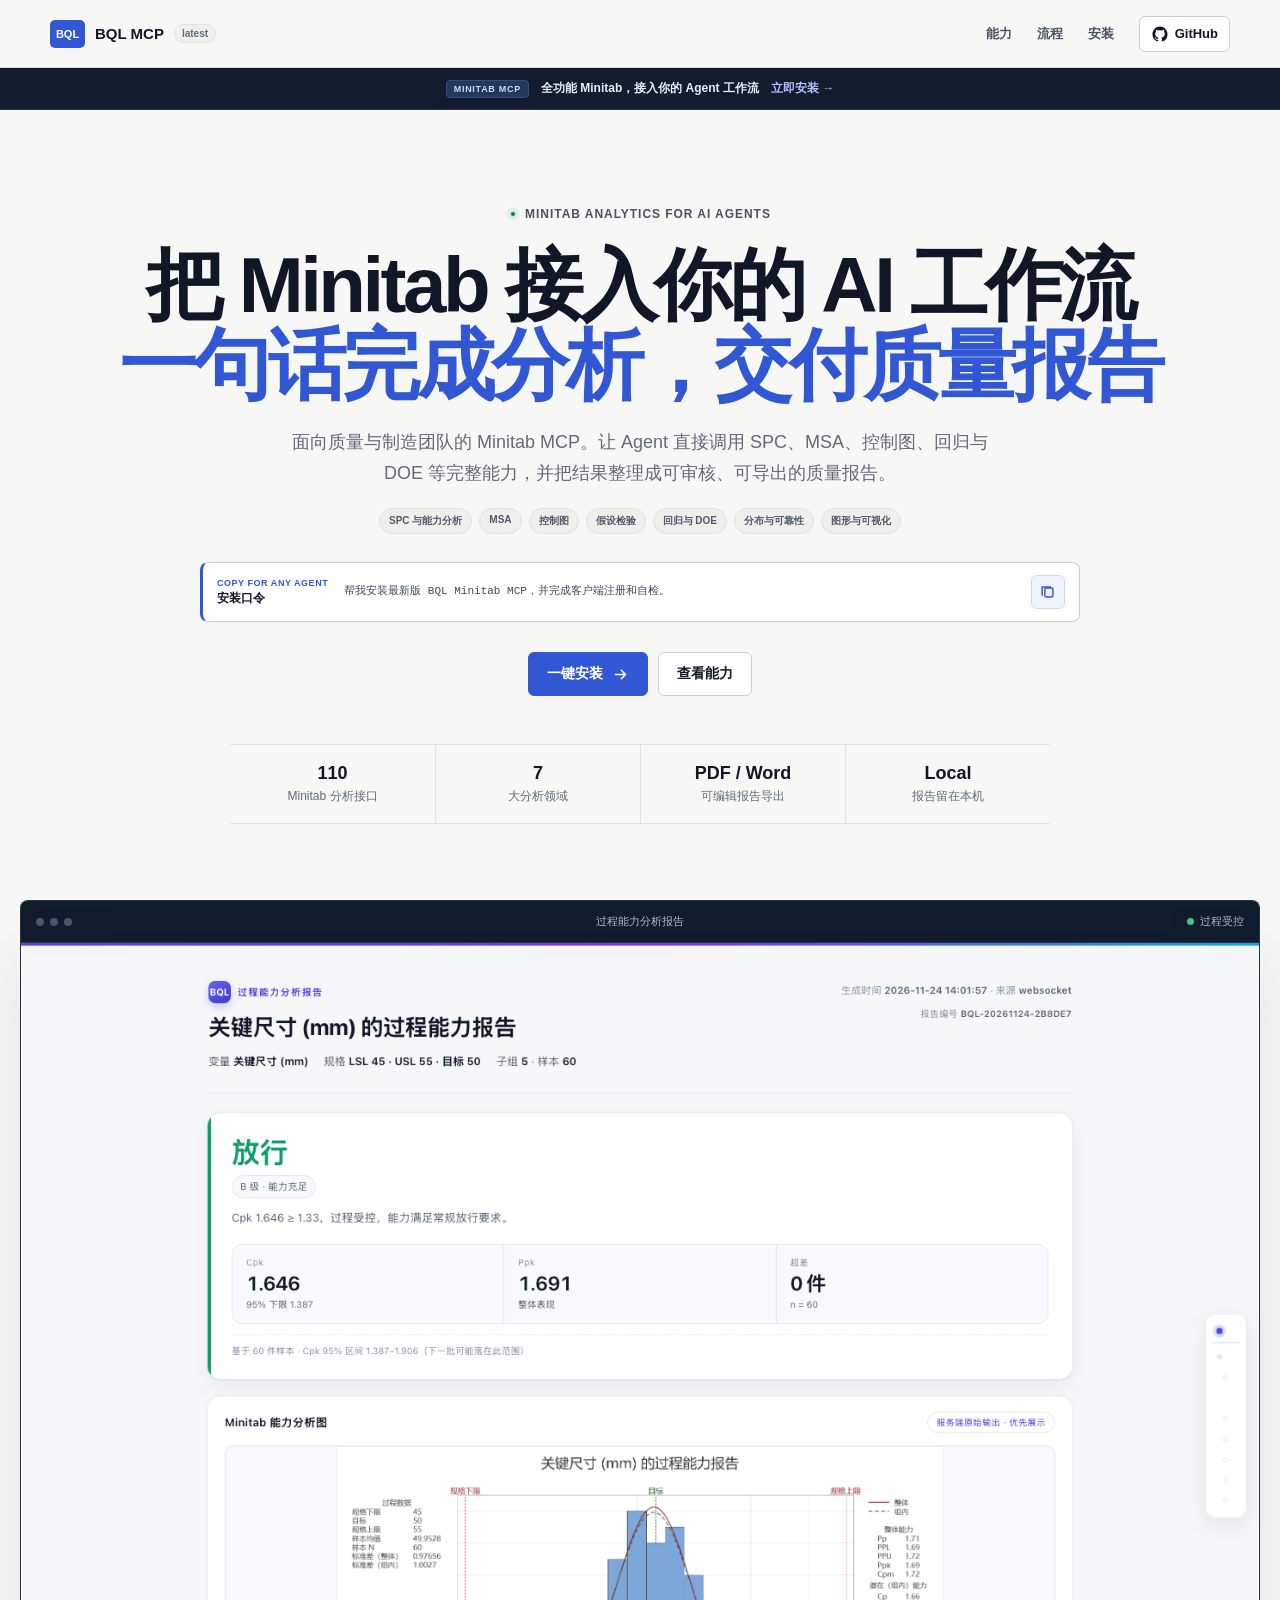
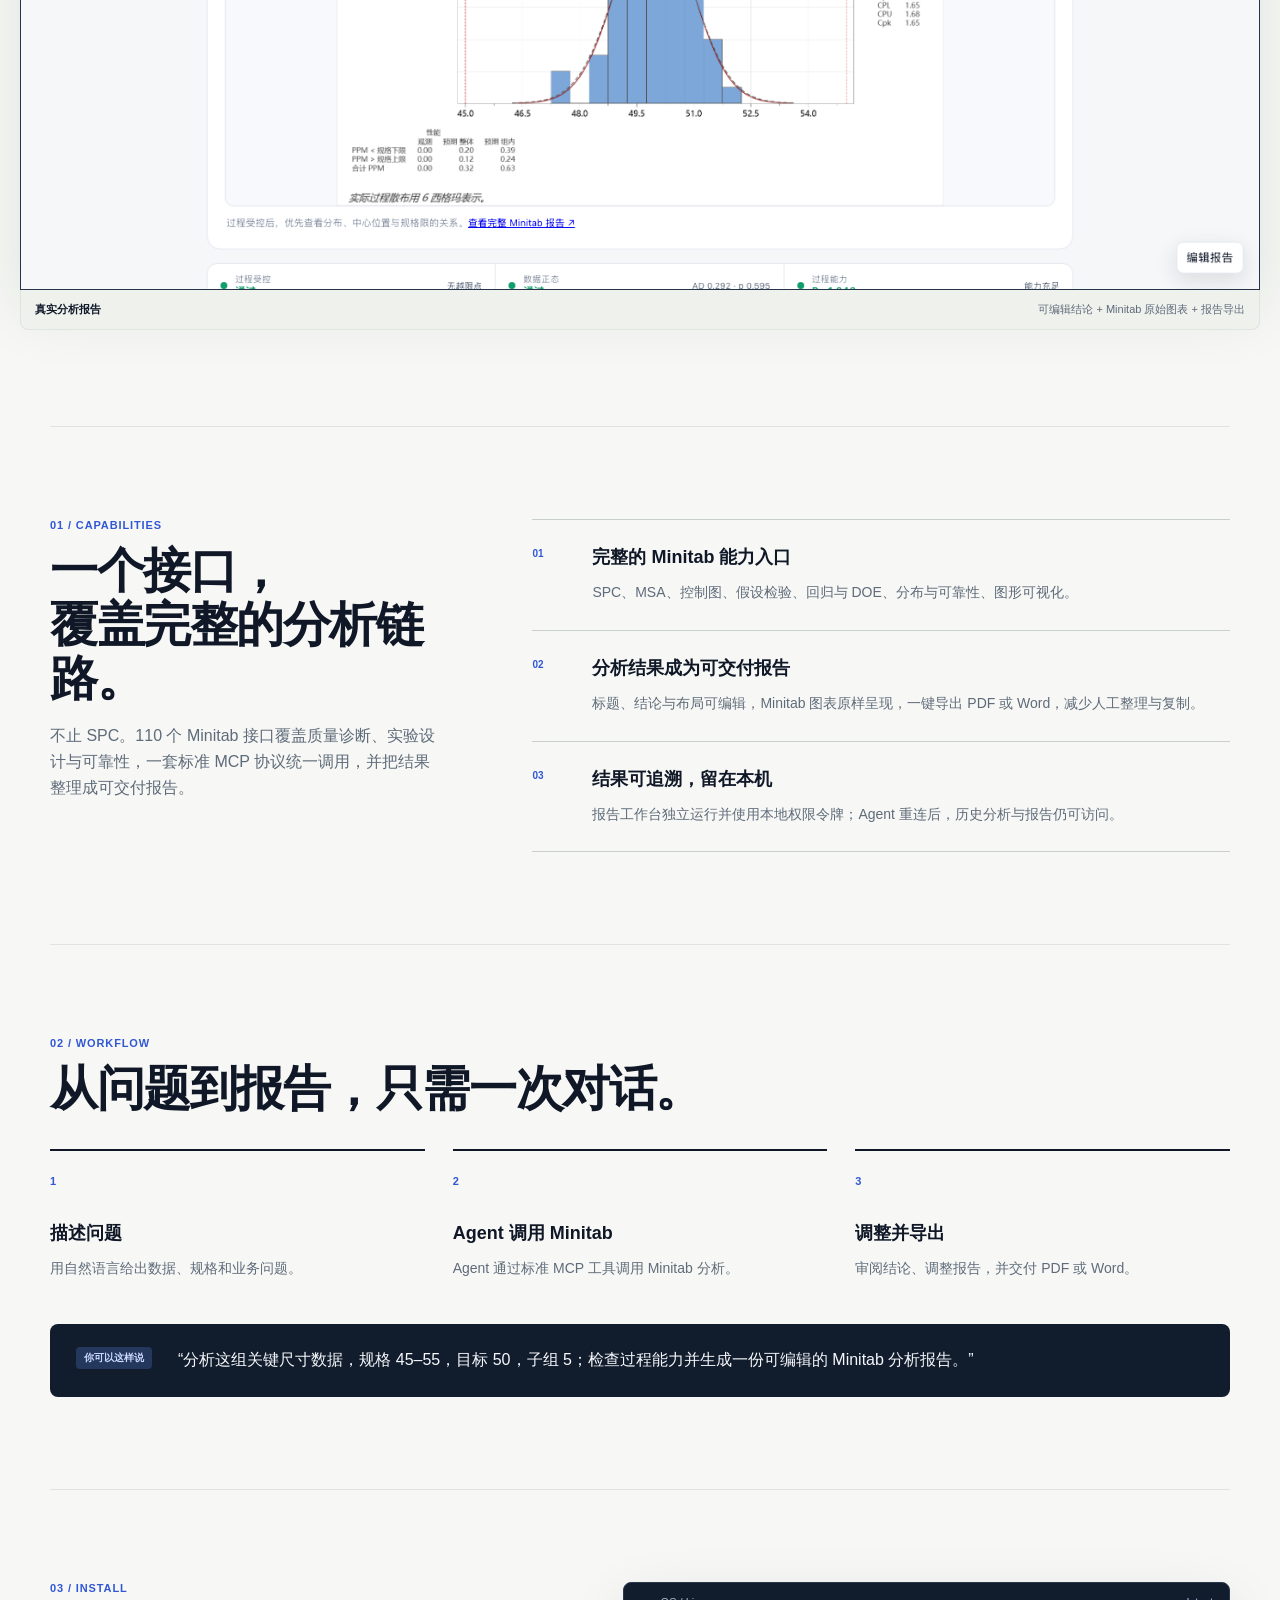
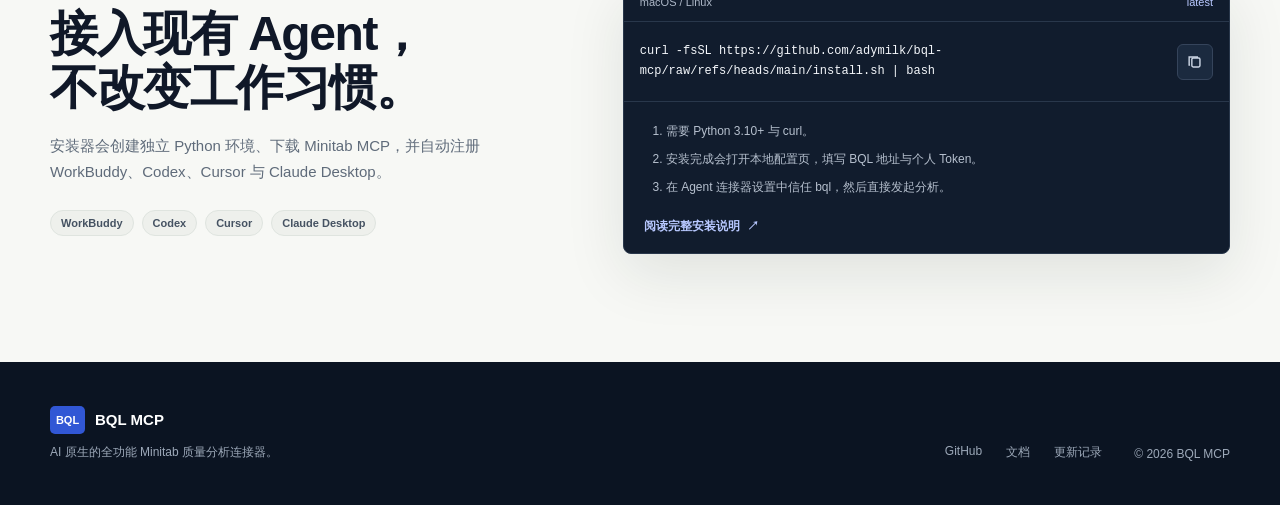
<file: docs/index.html>
<!doctype html>
<html lang="zh-CN">
<head>
  <meta charset="utf-8">
  <meta name="viewport" content="width=device-width, initial-scale=1">
  <title>Minitab MCP | 全功能 Minitab 接入 AI</title>
  <meta name="description" content="BQL MCP 是面向质量与制造团队的 Minitab MCP，覆盖 SPC、MSA、回归与 DOE、可靠性和可视化，并交付可编辑质量报告。">
  <meta name="theme-color" content="#f7f8f5">
  <meta property="og:title" content="Minitab MCP | 全功能 Minitab 接入 AI">
  <meta property="og:description" content="让 AI 直接调用 110 个 Minitab 分析接口，把分析结果变成可编辑、可交付的质量报告。">
  <meta property="og:type" content="website">
  <meta property="og:url" content="https://adymilk.github.io/bql-mcp/">
  <meta property="og:image" content="https://adymilk.github.io/bql-mcp/assets/report-preview.png">
  <meta name="twitter:card" content="summary_large_image">
  <link rel="icon" href="assets/favicon.svg" type="image/svg+xml">
  <link rel="stylesheet" href="styles.css">
  <script src="app.js" defer></script>
</head>
<body>
  <a class="skip-link" href="#main">跳到主要内容</a>

  <header class="site-header">
    <a class="brand" href="#top" aria-label="BQL MCP 首页">
      <span class="brand-mark" aria-hidden="true">BQL</span>
      <span class="brand-name">BQL MCP</span>
      <span class="version" data-version>latest</span>
    </a>
    <nav class="site-nav" aria-label="主导航">
      <a href="#capabilities">能力</a>
      <a href="#workflow">流程</a>
      <a href="#install">安装</a>
      <a class="nav-github" href="https://github.com/adymilk/bql-mcp" target="_blank" rel="noopener">
        <svg aria-hidden="true" viewBox="0 0 24 24" width="18" height="18">
          <path d="M12 2C6.48 2 2 6.58 2 12.23c0 4.52 2.87 8.35 6.84 9.71.5.1.68-.22.68-.49v-1.9c-2.78.62-3.37-1.21-3.37-1.21-.45-1.18-1.11-1.49-1.11-1.49-.91-.64.07-.62.07-.62 1 .07 1.54 1.06 1.54 1.06.9 1.57 2.35 1.12 2.92.85.09-.66.35-1.12.64-1.37-2.22-.26-4.56-1.14-4.56-5.06 0-1.12.39-2.03 1.03-2.75-.1-.26-.45-1.3.1-2.71 0 0 .84-.28 2.75 1.05A9.33 9.33 0 0 1 12 6.94a9.3 9.3 0 0 1 2.5.35c1.91-1.33 2.75-1.05 2.75-1.05.55 1.41.2 2.45.1 2.71.64.72 1.03 1.63 1.03 2.75 0 3.93-2.34 4.8-4.57 5.05.36.32.68.95.68 1.91v2.79c0 .27.18.59.69.49A10.24 10.24 0 0 0 22 12.23C22 6.58 17.52 2 12 2Z" fill="currentColor"/>
        </svg>
        GitHub
      </a>
    </nav>
  </header>

  <main id="main">
    <aside class="announcement" aria-label="产品定位">
      <span class="announcement-label">Minitab MCP</span>
      <strong>全功能 Minitab，接入你的 Agent 工作流</strong>
      <a href="#install">立即安装 <span aria-hidden="true">→</span></a>
    </aside>

    <section class="hero" id="top" aria-labelledby="hero-title">
      <div class="hero-kicker">
        <span class="status-dot" aria-hidden="true"></span>
        Minitab Analytics for AI Agents
      </div>
      <h1 id="hero-title">
        <span class="hero-line">把 Minitab 接入你的 AI 工作流</span>
        <span class="hero-line accent">一句话完成分析，交付质量报告</span>
      </h1>
      <p class="hero-copy">
        面向质量与制造团队的 Minitab MCP。让 Agent 直接调用 SPC、MSA、控制图、回归与 DOE 等完整能力，并把结果整理成可审核、可导出的质量报告。
      </p>
      <div class="capability-strip" aria-label="Minitab 分析能力">
        <span>SPC 与能力分析</span>
        <span>MSA</span>
        <span>控制图</span>
        <span>假设检验</span>
        <span>回归与 DOE</span>
        <span>分布与可靠性</span>
        <span>图形与可视化</span>
      </div>
      <div class="agent-install">
        <div class="agent-install-label">
          <span>Copy for any Agent</span>
          <strong>安装口令</strong>
        </div>
        <code id="agent-install-prompt" data-copy-value="帮我安装 BQL MCP：执行 curl -fsSL https://github.com/adymilk/bql-mcp/raw/refs/heads/main/install.sh | bash，然后注册 bql、运行 bql-mcp --self-check，并告诉我版本和配置状态。">帮我安装最新版 BQL Minitab MCP，并完成客户端注册和自检。</code>
        <button class="copy-button agent-copy" type="button" data-copy-target="agent-install-prompt" aria-label="复制 Agent 安装口令">
          <svg class="icon-copy" aria-hidden="true" viewBox="0 0 20 20" width="18" height="18">
            <rect x="6.5" y="5.5" width="9" height="10" rx="1.5" fill="none" stroke="currentColor" stroke-width="1.6"/>
            <path d="M4.5 13.5h-1v-9h9v1" fill="none" stroke="currentColor" stroke-width="1.6"/>
          </svg>
          <svg class="icon-check" aria-hidden="true" viewBox="0 0 20 20" width="18" height="18">
            <path d="m5 10 3 3 7-7" fill="none" stroke="currentColor" stroke-linecap="round" stroke-linejoin="round" stroke-width="1.8"/>
          </svg>
        </button>
      </div>
      <div class="hero-actions">
        <a class="button button-primary" href="#install">
          一键安装
          <svg aria-hidden="true" viewBox="0 0 20 20" width="17" height="17">
            <path d="M4 10h12M11 5l5 5-5 5" fill="none" stroke="currentColor" stroke-linecap="round" stroke-linejoin="round" stroke-width="1.8"/>
          </svg>
        </a>
        <a class="button button-secondary" href="#capabilities">
          查看能力
        </a>
      </div>
      <dl class="proof-grid" aria-label="产品概况">
        <div>
          <dt>110</dt>
          <dd>Minitab 分析接口</dd>
        </div>
        <div>
          <dt>7</dt>
          <dd>大分析领域</dd>
        </div>
        <div>
          <dt>PDF / Word</dt>
          <dd>可编辑报告导出</dd>
        </div>
        <div>
          <dt>Local</dt>
          <dd>报告留在本机</dd>
        </div>
      </dl>
    </section>

    <section class="product-stage" aria-labelledby="preview-title">
      <div class="window-bar" aria-hidden="true">
        <div class="window-dots"><i></i><i></i><i></i></div>
        <span>过程能力分析报告</span>
        <span class="window-status"><i></i>过程受控</span>
      </div>
      <div class="preview-frame">
        <img src="assets/report-preview.png" alt="BQL MCP 生成的过程能力分析报告，首屏展示放行结论、Cpk、Ppk 和 Minitab 能力分析图" width="1440" height="1100">
      </div>
      <div class="preview-caption">
        <span id="preview-title">真实分析报告</span>
        <span>可编辑结论 + Minitab 原始图表 + 报告导出</span>
      </div>
    </section>

    <section class="section capabilities" id="capabilities" aria-labelledby="capabilities-title">
      <div class="section-heading">
        <p class="section-index">01 / Capabilities</p>
        <h2 id="capabilities-title">一个接口，<br>覆盖完整的分析链路。</h2>
        <p>不止 SPC。110 个 Minitab 接口覆盖质量诊断、实验设计与可靠性，一套标准 MCP 协议统一调用，并把结果整理成可交付报告。</p>
      </div>
      <div class="capability-ledger">
        <article class="capability-item">
          <span class="capability-number">01</span>
          <div>
            <h3>完整的 Minitab 能力入口</h3>
            <p>SPC、MSA、控制图、假设检验、回归与 DOE、分布与可靠性、图形可视化。</p>
          </div>
        </article>
        <article class="capability-item">
          <span class="capability-number">02</span>
          <div>
            <h3>分析结果成为可交付报告</h3>
            <p>标题、结论与布局可编辑，Minitab 图表原样呈现，一键导出 PDF 或 Word，减少人工整理与复制。</p>
          </div>
        </article>
        <article class="capability-item">
          <span class="capability-number">03</span>
          <div>
            <h3>结果可追溯，留在本机</h3>
            <p>报告工作台独立运行并使用本地权限令牌；Agent 重连后，历史分析与报告仍可访问。</p>
          </div>
        </article>
      </div>
    </section>

    <section class="section workflow" id="workflow" aria-labelledby="workflow-title">
      <div class="section-heading compact">
        <p class="section-index">02 / Workflow</p>
        <h2 id="workflow-title">从问题到报告，只需一次对话。</h2>
      </div>
      <div class="workflow-grid">
        <article>
          <span>1</span>
          <h3>描述问题</h3>
          <p>用自然语言给出数据、规格和业务问题。</p>
        </article>
        <article>
          <span>2</span>
          <h3>Agent 调用 Minitab</h3>
          <p>Agent 通过标准 MCP 工具调用 Minitab 分析。</p>
        </article>
        <article>
          <span>3</span>
          <h3>调整并导出</h3>
          <p>审阅结论、调整报告，并交付 PDF 或 Word。</p>
        </article>
      </div>
      <div class="prompt-example">
        <span class="prompt-label">你可以这样说</span>
        <p>“分析这组关键尺寸数据，规格 45–55，目标 50，子组 5；检查过程能力并生成一份可编辑的 Minitab 分析报告。”</p>
      </div>
    </section>

    <section class="section install-section" id="install" aria-labelledby="install-title">
      <div class="install-copy">
        <p class="section-index">03 / Install</p>
        <h2 id="install-title">接入现有 Agent，<br>不改变工作习惯。</h2>
        <p>安装器会创建独立 Python 环境、下载 Minitab MCP，并自动注册 WorkBuddy、Codex、Cursor 与 Claude Desktop。</p>
        <div class="compatibility" aria-label="兼容客户端">
          <span>WorkBuddy</span>
          <span>Codex</span>
          <span>Cursor</span>
          <span>Claude Desktop</span>
        </div>
      </div>
      <div class="install-panel">
        <div class="install-panel-head">
          <span>macOS / Linux</span>
          <span class="release-tag" data-version>latest</span>
        </div>
        <div class="command-box">
          <code id="install-command">curl -fsSL https://github.com/adymilk/bql-mcp/raw/refs/heads/main/install.sh | bash</code>
          <button class="copy-button" type="button" data-copy-target="install-command" aria-label="复制安装命令">
            <svg class="icon-copy" aria-hidden="true" viewBox="0 0 20 20" width="18" height="18">
              <rect x="6.5" y="5.5" width="9" height="10" rx="1.5" fill="none" stroke="currentColor" stroke-width="1.6"/>
              <path d="M4.5 13.5h-1v-9h9v1" fill="none" stroke="currentColor" stroke-width="1.6"/>
            </svg>
            <svg class="icon-check" aria-hidden="true" viewBox="0 0 20 20" width="18" height="18">
              <path d="m5 10 3 3 7-7" fill="none" stroke="currentColor" stroke-linecap="round" stroke-linejoin="round" stroke-width="1.8"/>
            </svg>
          </button>
        </div>
        <ol class="install-notes">
          <li>需要 Python 3.10+ 与 curl。</li>
          <li>安装完成会打开本地配置页，填写 BQL 地址与个人 Token。</li>
          <li>在 Agent 连接器设置中信任 bql，然后直接发起分析。</li>
        </ol>
        <a class="text-link" href="https://github.com/adymilk/bql-mcp#readme" target="_blank" rel="noopener">
          阅读完整安装说明
          <span aria-hidden="true">↗</span>
        </a>
      </div>
    </section>
  </main>

  <footer class="site-footer">
    <div>
      <a class="brand footer-brand" href="#top">
        <span class="brand-mark" aria-hidden="true">BQL</span>
        <span class="brand-name">BQL MCP</span>
      </a>
      <p>AI 原生的全功能 Minitab 质量分析连接器。</p>
    </div>
    <nav aria-label="页脚导航">
      <a href="https://github.com/adymilk/bql-mcp" target="_blank" rel="noopener">GitHub</a>
      <a href="https://github.com/adymilk/bql-mcp/blob/main/README.md" target="_blank" rel="noopener">文档</a>
      <a href="https://github.com/adymilk/bql-mcp/blob/main/CHANGELOG.md" target="_blank" rel="noopener">更新记录</a>
    </nav>
    <p class="copyright">© <span id="year">2026</span> BQL MCP</p>
  </footer>
</body>
</html>
</file>
<file: docs/styles.css>
:root {
  --ink: #101828;
  --muted: #5f6b7a;
  --faint: #8c96a5;
  --paper: #f7f8f5;
  --surface: #ffffff;
  --line: #dfe4df;
  --line-strong: #c9d0c9;
  --blue: #3157d5;
  --blue-dark: #2443ad;
  --green: #137a57;
  --amber: #b8670f;
  --dark: #111c2d;
  --radius: 8px;
  --shadow: 0 20px 60px rgba(24, 39, 29, 0.1);
  --max: 1180px;
}

* {
  box-sizing: border-box;
}

html {
  scroll-behavior: smooth;
}

body {
  margin: 0;
  color: var(--ink);
  background: var(--paper);
  font-family: "SF Pro Display", "SF Pro Text", -apple-system, BlinkMacSystemFont, "Segoe UI", "PingFang SC", "Hiragino Sans GB", "Microsoft YaHei", sans-serif;
  -webkit-font-smoothing: antialiased;
  text-rendering: optimizeLegibility;
}

a {
  color: inherit;
  text-decoration: none;
}

button,
code {
  font: inherit;
}

.skip-link {
  position: fixed;
  top: -60px;
  left: 16px;
  z-index: 100;
  padding: 10px 14px;
  color: white;
  background: var(--blue);
  border-radius: 6px;
}

.skip-link:focus {
  top: 12px;
}

.site-header {
  position: sticky;
  top: 0;
  z-index: 20;
  display: flex;
  align-items: center;
  justify-content: space-between;
  min-height: 68px;
  padding: 0 max(24px, calc((100vw - var(--max)) / 2));
  background: rgba(247, 248, 245, 0.92);
  border-bottom: 1px solid rgba(201, 208, 201, 0.72);
  backdrop-filter: blur(14px);
}

.brand {
  display: inline-flex;
  align-items: center;
  gap: 10px;
  font-weight: 700;
  letter-spacing: 0;
}

.brand-mark {
  display: grid;
  width: 35px;
  height: 28px;
  place-items: center;
  color: white;
  background: var(--blue);
  border-radius: 5px;
  font-size: 11px;
  font-weight: 800;
}

.brand-name {
  font-size: 15px;
}

.version {
  padding: 3px 7px;
  color: var(--muted);
  background: #eef0ec;
  border: 1px solid var(--line);
  border-radius: 999px;
  font-size: 10px;
  font-weight: 650;
}

.site-nav {
  display: flex;
  align-items: center;
  gap: 25px;
  color: #485466;
  font-size: 13px;
  font-weight: 600;
}

.site-nav a {
  transition: color 160ms ease;
}

.site-nav a:hover,
.site-nav a:focus-visible {
  color: var(--blue);
}

.nav-github {
  display: inline-flex;
  align-items: center;
  gap: 6px;
  padding: 8px 11px;
  color: var(--ink);
  background: var(--surface);
  border: 1px solid var(--line-strong);
  border-radius: 6px;
}

.announcement {
  display: flex;
  min-height: 42px;
  align-items: center;
  justify-content: center;
  gap: 12px;
  padding: 8px 24px;
  color: #e8edf6;
  background: var(--dark);
  border-bottom: 1px solid #263449;
  font-size: 12px;
}

.announcement-label {
  padding: 3px 7px;
  color: #cbd8ff;
  background: #24375c;
  border: 1px solid #384e79;
  border-radius: 4px;
  font-size: 9px;
  font-weight: 800;
  letter-spacing: 0.08em;
  text-transform: uppercase;
}

.announcement strong {
  font-weight: 650;
}

.announcement a {
  color: #aebfff;
  font-weight: 700;
}

.announcement a:hover {
  color: white;
}

main {
  overflow: hidden;
}

.hero {
  width: min(var(--max), calc(100% - 48px));
  margin: 0 auto;
  padding: 94px 0 46px;
  text-align: center;
}

.hero-kicker {
  display: inline-flex;
  align-items: center;
  gap: 8px;
  color: #485466;
  font-size: 12px;
  font-weight: 700;
  letter-spacing: 0.08em;
  text-transform: uppercase;
}

.status-dot {
  width: 8px;
  height: 8px;
  background: var(--green);
  border: 2px solid #cfe9dd;
  border-radius: 50%;
  box-shadow: 0 0 0 3px #e5f3ec;
}

.hero h1 {
  max-width: 1120px;
  margin: 24px auto 22px;
  font-size: clamp(44px, 7vw, 78px);
  line-height: 1.02;
  letter-spacing: -0.045em;
}

.hero-line {
  display: block;
}

.hero h1 .accent {
  color: var(--blue);
}

@media (min-width: 1100px) {
  .hero-line {
    white-space: nowrap;
  }
}

.hero-copy {
  max-width: 720px;
  margin: 0 auto;
  color: var(--muted);
  font-size: 18px;
  line-height: 1.7;
}

.capability-strip {
  display: flex;
  flex-wrap: wrap;
  justify-content: center;
  gap: 7px;
  margin: 20px auto 0;
}

.capability-strip span {
  padding: 5px 9px;
  color: #4e5b69;
  background: #eef0ec;
  border: 1px solid var(--line);
  border-radius: 999px;
  font-size: 10px;
  font-weight: 650;
}

.agent-install {
  display: grid;
  grid-template-columns: auto minmax(0, 1fr) auto;
  align-items: center;
  gap: 16px;
  width: min(880px, 100%);
  margin: 28px auto 0;
  padding: 12px 14px;
  text-align: left;
  background: var(--surface);
  border: 1px solid var(--line-strong);
  border-left: 3px solid var(--blue);
  border-radius: var(--radius);
}

.agent-install-label {
  display: flex;
  flex-direction: column;
  gap: 2px;
  white-space: nowrap;
}

.agent-install-label span {
  color: var(--blue);
  font-size: 9px;
  font-weight: 800;
  letter-spacing: 0.06em;
  text-transform: uppercase;
}

.agent-install-label strong {
  font-size: 12px;
}

.agent-install code {
  color: #3d4958;
  font-family: "SFMono-Regular", Consolas, "Liberation Mono", monospace;
  font-size: 11px;
  line-height: 1.6;
  overflow-wrap: anywhere;
}

.copy-button.agent-copy {
  width: 34px;
  height: 34px;
  color: var(--blue);
  background: #f1f4ff;
  border-color: #cfd7f4;
}

.copy-button.agent-copy:hover,
.copy-button.agent-copy:focus-visible {
  color: var(--blue-dark);
  border-color: #9fb0e7;
}

.hero-actions {
  display: flex;
  justify-content: center;
  gap: 10px;
  margin-top: 30px;
}

.button {
  display: inline-flex;
  min-height: 44px;
  align-items: center;
  justify-content: center;
  gap: 9px;
  padding: 0 18px;
  border: 1px solid transparent;
  border-radius: 6px;
  font-size: 14px;
  font-weight: 700;
  transition: background 160ms ease, border-color 160ms ease, transform 160ms ease;
}

.button:hover {
  transform: translateY(-1px);
}

.button-primary {
  color: white;
  background: var(--blue);
  border-color: var(--blue);
}

.button-primary:hover {
  background: var(--blue-dark);
  border-color: var(--blue-dark);
}

.button-secondary {
  color: var(--ink);
  background: var(--surface);
  border-color: var(--line-strong);
}

.button-secondary:hover {
  border-color: #97a0ac;
}

.proof-grid {
  display: grid;
  grid-template-columns: repeat(4, 1fr);
  width: min(820px, 100%);
  margin: 48px auto 0;
  padding: 0;
  border-top: 1px solid var(--line);
  border-bottom: 1px solid var(--line);
}

.proof-grid div {
  padding: 18px 12px;
}

.proof-grid div + div {
  border-left: 1px solid var(--line);
}

.proof-grid dt {
  font-size: 18px;
  font-weight: 750;
}

.proof-grid dd {
  margin: 4px 0 0;
  color: var(--muted);
  font-size: 12px;
}

.product-stage {
  width: min(1280px, calc(100% - 40px));
  margin: 30px auto 96px;
}

.window-bar {
  display: grid;
  grid-template-columns: 1fr auto 1fr;
  align-items: center;
  min-height: 42px;
  padding: 0 15px;
  color: #aeb8c8;
  background: #111c2d;
  border: 1px solid #263449;
  border-bottom: 0;
  border-radius: var(--radius) var(--radius) 0 0;
  font-size: 11px;
}

.window-dots {
  display: flex;
  gap: 6px;
}

.window-dots i {
  width: 8px;
  height: 8px;
  background: #48556a;
  border-radius: 50%;
}

.window-status {
  display: flex;
  align-items: center;
  justify-self: end;
  gap: 6px;
}

.window-status i {
  width: 7px;
  height: 7px;
  background: #43c28a;
  border-radius: 50%;
}

.preview-frame {
  overflow: hidden;
  background: white;
  border: 1px solid #263449;
  box-shadow: var(--shadow);
}

.preview-frame img {
  display: block;
  width: 100%;
  height: auto;
}

.preview-caption {
  display: flex;
  justify-content: space-between;
  gap: 16px;
  padding: 12px 14px;
  color: var(--muted);
  background: #eef1ec;
  border: 1px solid var(--line);
  border-top: 0;
  border-radius: 0 0 var(--radius) var(--radius);
  font-size: 11px;
}

.preview-caption span:first-child {
  color: var(--ink);
  font-weight: 700;
}

.section {
  width: min(var(--max), calc(100% - 48px));
  margin: 0 auto;
  padding: 92px 0;
  border-top: 1px solid var(--line);
}

.section-heading {
  max-width: 700px;
  margin-bottom: 38px;
}

.section-heading.compact {
  margin-bottom: 32px;
}

.section-index {
  margin: 0 0 13px;
  color: var(--blue);
  font-size: 11px;
  font-weight: 800;
  letter-spacing: 0.08em;
  text-transform: uppercase;
}

.section h2 {
  margin: 0;
  font-size: clamp(31px, 4.5vw, 48px);
  line-height: 1.13;
  letter-spacing: -0.03em;
}

.section-heading > p:last-child {
  max-width: 650px;
  margin: 16px 0 0;
  color: var(--muted);
  font-size: 16px;
  line-height: 1.65;
}

.capabilities {
  display: grid;
  grid-template-columns: minmax(280px, 0.72fr) minmax(0, 1.28fr);
  gap: 90px;
}

.capabilities .section-heading {
  margin-bottom: 0;
}

.capability-ledger {
  border-top: 1px solid var(--line-strong);
}

.capability-item {
  display: grid;
  grid-template-columns: 36px minmax(0, 1fr);
  gap: 24px;
  padding: 25px 0;
  border-bottom: 1px solid var(--line-strong);
}

.capability-number {
  padding-top: 3px;
  color: var(--blue);
  font-size: 10px;
  font-weight: 800;
}

.capability-item h3,
.workflow-grid h3 {
  margin: 0;
  font-size: 18px;
}

.capability-item p,
.workflow-grid p {
  margin: 12px 0 0;
  color: var(--muted);
  font-size: 14px;
  line-height: 1.7;
}

.workflow-grid {
  display: grid;
  grid-template-columns: repeat(3, 1fr);
  gap: 28px;
}

.workflow-grid article {
  padding-top: 20px;
  border-top: 2px solid var(--ink);
}

.workflow-grid article > span {
  display: inline-block;
  margin-bottom: 34px;
  color: var(--blue);
  font-size: 11px;
  font-weight: 800;
}

.prompt-example {
  display: grid;
  grid-template-columns: auto 1fr;
  align-items: start;
  gap: 26px;
  margin-top: 44px;
  padding: 23px 26px;
  background: var(--dark);
  border-radius: var(--radius);
}

.prompt-label {
  padding: 4px 8px;
  color: #cbd8ff;
  background: #24375c;
  border-radius: 4px;
  font-size: 10px;
  font-weight: 700;
  white-space: nowrap;
}

.prompt-example p {
  margin: 0;
  color: #f5f7fa;
  font-size: 16px;
  line-height: 1.65;
}

.install-section {
  display: grid;
  grid-template-columns: minmax(0, 0.9fr) minmax(420px, 1.1fr);
  gap: 76px;
  align-items: start;
  padding-bottom: 108px;
}

.install-copy > p:not(.section-index) {
  margin: 18px 0 0;
  color: var(--muted);
  font-size: 15px;
  line-height: 1.7;
}

.compatibility {
  display: flex;
  flex-wrap: wrap;
  gap: 8px;
  margin-top: 26px;
}

.compatibility span {
  padding: 6px 10px;
  color: #455262;
  background: #eef0ec;
  border: 1px solid var(--line);
  border-radius: 999px;
  font-size: 11px;
  font-weight: 650;
}

.install-panel {
  overflow: hidden;
  color: #dbe3ee;
  background: var(--dark);
  border: 1px solid #29374b;
  border-radius: var(--radius);
  box-shadow: var(--shadow);
}

.install-panel-head {
  display: flex;
  align-items: center;
  justify-content: space-between;
  padding: 13px 16px;
  color: #aeb8c8;
  border-bottom: 1px solid #29374b;
  font-size: 11px;
}

.release-tag {
  color: #b8c8ff;
}

.command-box {
  display: grid;
  grid-template-columns: minmax(0, 1fr) auto;
  align-items: center;
  gap: 12px;
  padding: 20px 16px;
  border-bottom: 1px solid #29374b;
}

.command-box code {
  color: #f4f7fb;
  font-family: "SFMono-Regular", Consolas, "Liberation Mono", monospace;
  font-size: 12px;
  line-height: 1.65;
  overflow-wrap: anywhere;
}

.copy-button {
  display: grid;
  width: 36px;
  height: 36px;
  place-items: center;
  color: #cbd5e4;
  background: #1b2a3f;
  border: 1px solid #35445b;
  border-radius: 6px;
  cursor: pointer;
}

.copy-button:hover,
.copy-button:focus-visible {
  color: white;
  border-color: #7082a2;
}

.copy-button .icon-check {
  display: none;
}

.copy-button.copied {
  color: #79d7ae;
  border-color: #3c765f;
}

.copy-button.copied .icon-copy {
  display: none;
}

.copy-button.copied .icon-check {
  display: block;
}

.install-notes {
  margin: 0;
  padding: 20px 20px 8px 42px;
  color: #b6c0ce;
  font-size: 12px;
  line-height: 1.65;
}

.install-notes li + li {
  margin-top: 8px;
}

.text-link {
  display: inline-flex;
  gap: 7px;
  margin: 12px 16px 18px 20px;
  color: #b8c8ff;
  font-size: 12px;
  font-weight: 700;
}

.text-link:hover {
  color: white;
}

.site-footer {
  display: grid;
  grid-template-columns: 1fr auto auto;
  align-items: end;
  gap: 32px;
  padding: 44px max(24px, calc((100vw - var(--max)) / 2));
  color: #9da9b9;
  background: #0b1422;
  font-size: 12px;
}

.footer-brand {
  color: white;
}

.site-footer > div > p {
  margin: 10px 0 0;
}

.site-footer nav {
  display: flex;
  gap: 24px;
}

.site-footer nav a:hover {
  color: white;
}

.copyright {
  margin: 0;
}

@media (max-width: 860px) {
  .site-header {
    min-height: 62px;
    padding-right: 18px;
    padding-left: 18px;
  }

  .site-nav {
    gap: 14px;
  }

  .site-nav a:not(.nav-github) {
    display: none;
  }

  .version {
    display: none;
  }

  .hero {
    width: min(100% - 36px, var(--max));
    padding-top: 66px;
  }

  .hero h1 {
    font-size: clamp(40px, 12vw, 64px);
  }

  .hero-copy {
    font-size: 16px;
  }

  .agent-install {
    grid-template-columns: 1fr auto;
    gap: 8px 12px;
    padding: 12px;
  }

  .agent-install-label {
    grid-column: 1;
  }

  .agent-install code {
    grid-column: 1 / -1;
    grid-row: 2;
  }

  .agent-copy {
    grid-column: 2;
    grid-row: 1;
  }

  .proof-grid {
    grid-template-columns: repeat(2, 1fr);
  }

  .proof-grid div:nth-child(3) {
    border-top: 1px solid var(--line);
    border-left: 0;
  }

  .proof-grid div:nth-child(4) {
    border-top: 1px solid var(--line);
  }

  .product-stage {
    width: calc(100% - 24px);
    margin-bottom: 60px;
  }

  .preview-caption span:last-child {
    display: none;
  }

  .section {
    width: calc(100% - 36px);
    padding: 68px 0;
  }

  .capabilities,
  .workflow-grid,
  .install-section {
    grid-template-columns: 1fr;
  }

  .capabilities {
    gap: 34px;
  }

  .install-section {
    gap: 34px;
  }

  .prompt-example {
    grid-template-columns: 1fr;
    gap: 12px;
  }

  .site-footer {
    grid-template-columns: 1fr auto;
  }

  .copyright {
    grid-column: 1 / -1;
  }
}

@media (max-width: 520px) {
  .hero h1 {
    font-size: clamp(34px, 9.8vw, 40px);
  }

  .announcement {
    justify-content: flex-start;
    gap: 8px;
    padding-right: 18px;
    padding-left: 18px;
  }

  .announcement-label {
    display: none;
  }

  .announcement a {
    margin-left: auto;
    white-space: nowrap;
  }

  .hero-actions {
    flex-direction: column;
  }

  .button {
    width: 100%;
  }

  .window-bar {
    grid-template-columns: auto 1fr;
  }

  .window-bar > span:nth-child(2) {
    display: none;
  }

  .window-status {
    justify-self: end;
  }

  .install-panel {
    min-width: 0;
  }

  .command-box {
    align-items: start;
  }

  .site-footer {
    grid-template-columns: 1fr;
  }

  .site-footer nav {
    flex-wrap: wrap;
  }
}

@media (prefers-reduced-motion: reduce) {
  html {
    scroll-behavior: auto;
  }

  *,
  *::before,
  *::after {
    transition-duration: 0.01ms !important;
  }
}
</file>
